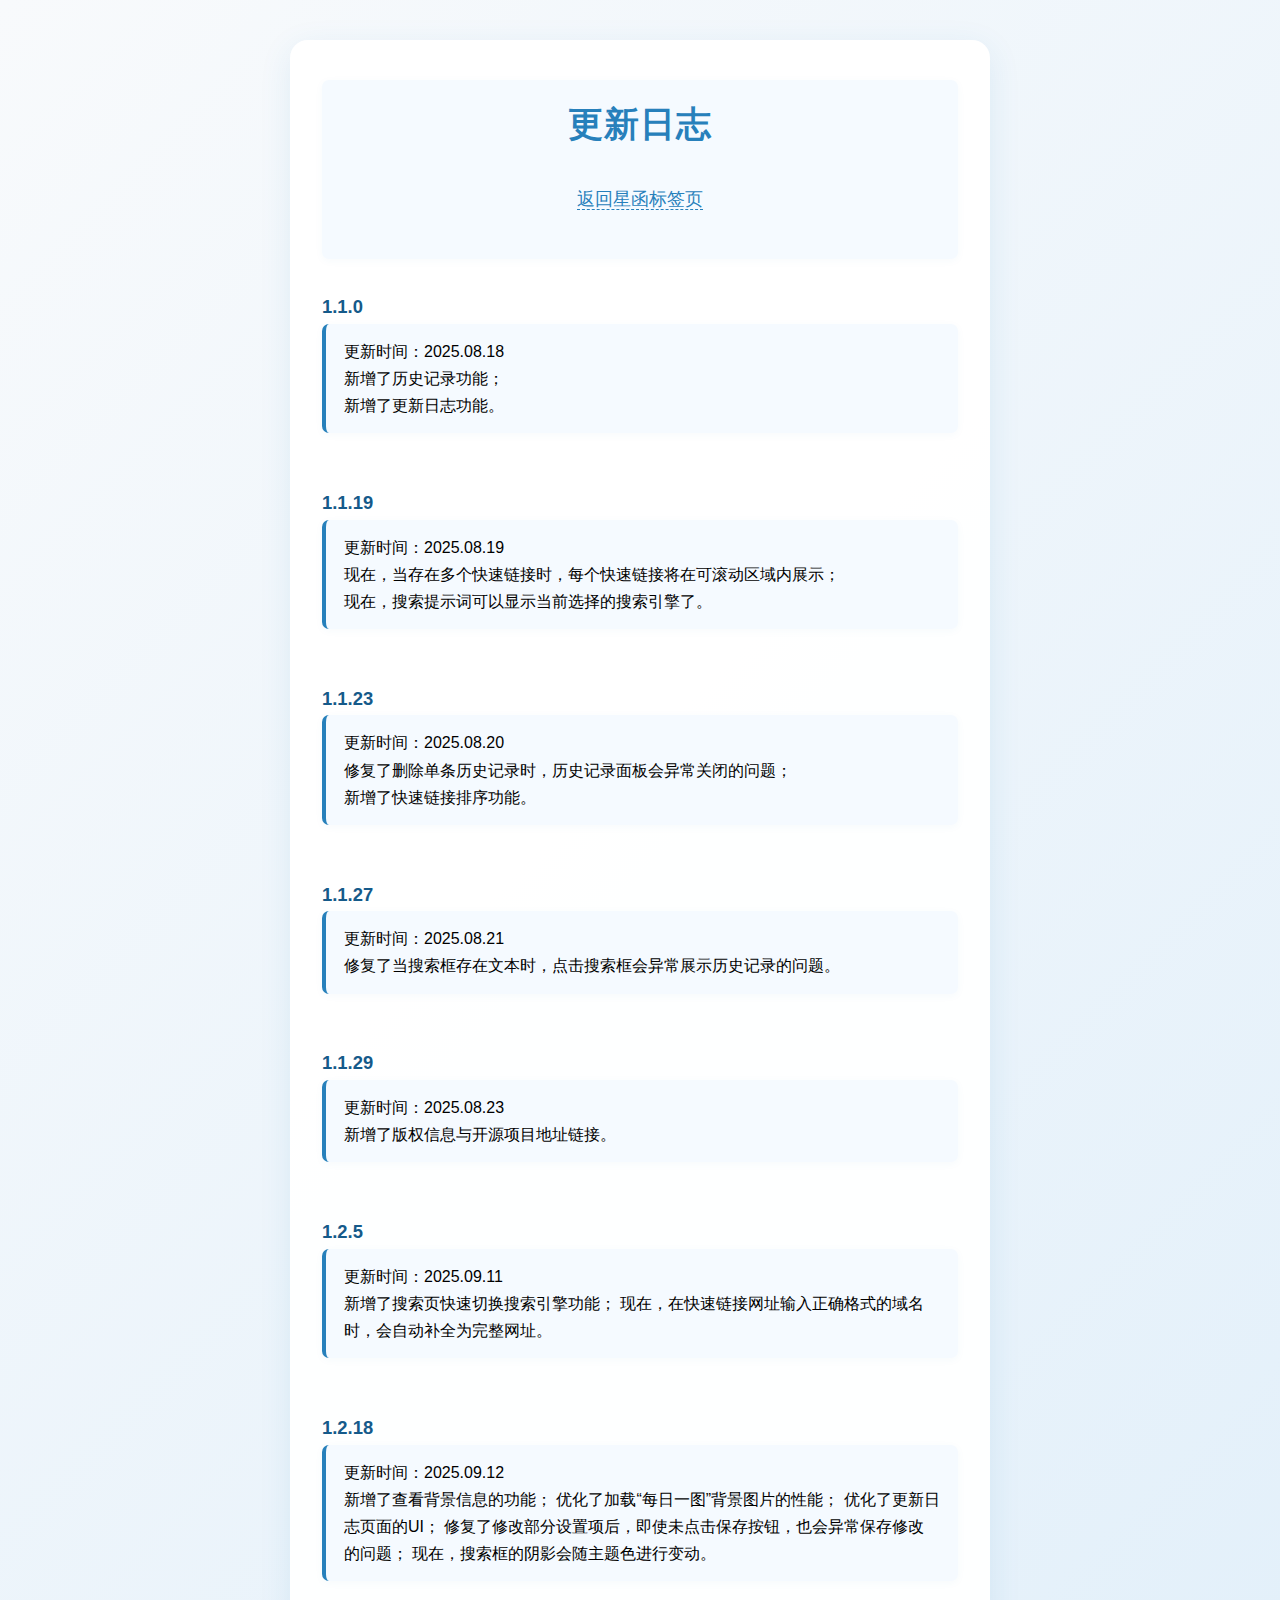
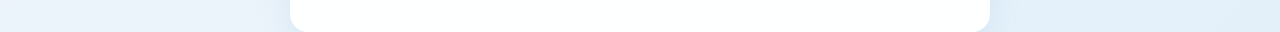
<file: log.html>
<head>
    <meta charset="UTF-8">
    <meta name="viewport" content="width=device-width, initial-scale=1.0">
    <link rel="icon" href="./favicon.ico" type="image/x-icon">
    <link rel="stylesheet" href="styles.css">
    <title>更新日志</title>
    <style>
        body {
            background: linear-gradient(135deg, #f8fafc 0%, #e3f0fa 100%);
            min-height: 100vh;
            transition: background 0.3s;
        }

        .log-main {
            max-width: 700px;
            margin: 40px auto 0 auto;
            background: rgba(255, 255, 255, 0.95);
            border-radius: 18px;
            box-shadow: 0 8px 32px rgba(39, 128, 187, 0.10);
            padding: 40px 32px 32px 32px;
        }

        .log-main h2 {
            color: #2780bb;
            font-size: 2.2rem;
            font-weight: bold;
            margin-bottom: 0.5em;
            letter-spacing: 1px;
            text-align: center;
        }

        .log-main h3 {
            color: #155a8a;
            font-size: 1.15rem;
            font-weight: 600;
            margin-top: 2em;
            margin-bottom: 0.3em;
            display: flex;
            align-items: center;
            gap: 10px;
        }

        .log-main a {
            color: #2780bb;
            text-decoration: none;
            font-size: 1.1rem;
            border-bottom: 1px dashed #2780bb;
            transition: color 0.2s;
        }

        .log-main a:hover {
            color: #155a8a;
        }

        .log-main div:not([class]) {
            background: #f5faff;
            border-left: 4px solid #2780bb;
            border-radius: 7px;
            padding: 14px 18px;
            margin-bottom: 1.2em;
            font-size: 1rem;
            line-height: 1.7;
            box-shadow: 0 2px 8px rgba(39, 128, 187, 0.04);
        }

        @media (max-width: 600px) {
            .log-main {
                padding: 18px 6px;
            }
        }

        /* 深色模式适配 */
        html.dark-mode body {
            background: linear-gradient(135deg, #23272e 0%, #1a1a1a 100%);
        }

        html.dark-mode .log-main {
            background: rgba(34, 39, 46, 0.98);
            box-shadow: 0 8px 32px rgba(39, 128, 187, 0.18);
        }

        html.dark-mode .log-main h2 {
            color: #6ec1ff;
        }

        html.dark-mode .log-main h3 {
            color: #6ec1ff;
        }

        html.dark-mode .log-main a {
            color: #6ec1ff;
            border-bottom: 1px dashed #6ec1ff;
        }

        html.dark-mode .log-main a:hover {
            color: #2780bb;
        }

        html.dark-mode .log-main div:not([class]) {
            background: #232c36;
            border-left: 4px solid #6ec1ff;
            color: #eaf6ff;
            box-shadow: 0 2px 8px rgba(39, 128, 187, 0.10);
        }
    </style>
</head>

<body>
    <div class="log-main">
        <div style="margin-bottom: 1em; border: none;">
            <h2>更新日志</h2>
            <div style="margin-bottom: 1em; border: none; box-shadow: none; text-align: center;">
                <a href="./index.html">
                    返回星函标签页
                </a>
            </div>
        </div>

        <h3>1.1.0</h3>
        <div>更新时间：2025.08.18<br>
            新增了历史记录功能；<br>
            新增了更新日志功能。
        </div>

        <h3><br>1.1.19</h3>
        <div>更新时间：2025.08.19<br>
            现在，当存在多个快速链接时，每个快速链接将在可滚动区域内展示；<br>
            现在，搜索提示词可以显示当前选择的搜索引擎了。
        </div>

        <h3><br>1.1.23</h3>
        <div>更新时间：2025.08.20<br>
            修复了删除单条历史记录时，历史记录面板会异常关闭的问题；<br>
            新增了快速链接排序功能。
        </div>

        <h3><br>1.1.27</h3>
        <div>更新时间：2025.08.21<br>
            修复了当搜索框存在文本时，点击搜索框会异常展示历史记录的问题。
        </div>

        <h3><br>1.1.29</h3>
        <div>更新时间：2025.08.23<br>
            新增了版权信息与开源项目地址链接。
        </div>

        <h3><br>1.2.5</h3>
        <div>更新时间：2025.09.11<br>
            新增了搜索页快速切换搜索引擎功能；
            现在，在快速链接网址输入正确格式的域名时，会自动补全为完整网址。
        </div>

        <h3><br>1.2.18</h3>
        <div>更新时间：2025.09.12<br>
            新增了查看背景信息的功能；
            优化了加载“每日一图”背景图片的性能；
            优化了更新日志页面的UI；
            修复了修改部分设置项后，即使未点击保存按钮，也会异常保存修改的问题；
            现在，搜索框的阴影会随主题色进行变动。
        </div>
    </div>
</body>
</file>
<file: styles.css>
:root {
    --theme-color: #2780BB;
    --light-bg: #ffffff;
    --light-text: #000000;
    --light-border: #e0e0e0;
    --light-btn: #f0f0f0;
    --light-btn-hover: #e0e0e0;
    --dark-bg: #1a1a1a;
    --dark-text: #ffffff;
    --dark-border: #333333;
    --dark-btn: #333333;
    --dark-btn-hover: #444444;
    --overlay-light: rgba(255, 255, 255, 0.5);
    --overlay-dark: rgba(0, 0, 0, 0.5);
    --shadow-light: rgba(0, 0, 0, 0.1);
    --shadow-dark: rgba(255, 255, 255, 0.1);
    --transition: all 0.3s ease;
}

* {
    margin: 0;
    padding: 0;
    box-sizing: border-box;
    font-family: 'Segoe UI', Tahoma, Geneva, Verdana, sans-serif;
}

body {
    min-height: 100vh;
    display: flex;
    flex-direction: column;
    transition: var(--transition);
}

#background-layer {
    position: fixed;
    top: 0;
    left: 0;
    width: 100%;
    height: 100%;
    z-index: -3;
    background-size: cover;
    background-position: center;
    background-repeat: no-repeat;
    transition: var(--transition);
}

#overlay {
    position: fixed;
    top: 0;
    left: 0;
    width: 100%;
    height: 100%;
    z-index: -2;
    transition: var(--transition);
}

.container {
    max-width: 1200px;
    width: 100%;
    margin: 0 auto;
    padding: 20px;
    display: flex;
    flex-direction: column;
    min-height: 10%;
    /* min-height: 100vh; */
}

.top-section {
    display: flex;
    justify-content: space-between;
    align-items: center;
    margin-bottom: 30px;
    padding: 10px 0;
    width: 100%;
}

.title-div {
    width: 50%;
}

.title-area {
    display: flex;
    align-items: center;
    height: 40px;
}

#custom-title {
    font-size: 1.6rem;
    font-weight: bold;
    color: var(--theme-color);
    transition: var(--transition);
    cursor: default;
    text-shadow: 1px 1px 1px #3d3d3d;
}

.settings-btn,
.bg-info-btn {
    border: none;
    color: var(--theme-color);
    font-size: 1.5rem;
    cursor: pointer;
    width: 40px;
    height: 40px;
    border-radius: 50%;
    display: flex;
    align-items: center;
    justify-content: center;
    transition: var(--transition);
    margin-left: 0;
    padding: 0;
    aspect-ratio: 1 / 1; /* 关键：保证宽高比为1，防止椭圆 */
}

.bg-info-btn {
    margin-right: 20px; /* 调整间距 */
}

.engine-switcher-container {
    position: relative;
    display: flex;
    align-items: center;
    margin-right: 20px; 
}

.engine-switcher-btn {
    display: flex;
    align-items: center;
    gap: 6px;
    color: var(--theme-color);
    border: none;
    border-radius: 20px;
    padding: 0 18px;
    font-size: 1rem;
    cursor: pointer;
    transition: var(--transition);
    height: 40px;
    min-width: 80px;
    font-weight: 700;
}

.engine-switcher-btn i.fas.fa-caret-down {
    font-size: 1.1em;
    color: #888;
}

.engine-switcher-dropdown {
    position: absolute;
    top: 110%;
    left: 0;
    min-width: 100px;
    border-radius: 10px;
    z-index: 999;
    padding: 6px 0;
    display: flex;
    flex-direction: column;
    transition: var(--transition);
}

.engine-switcher-dropdown.hidden {
    display: none;
}

.engine-option {
    padding: 8px 18px;
    cursor: pointer;
    font-size: 1rem;
    transition: background 0.2s;
}

.engine-switcher-btn i.fas.fa-caret-down,
.engine-switcher-btn i.fas.fa-caret-up {
    font-size: 1.1em;
    color: #888;
}

.search-container {
    display: flex;
    justify-content: center;
    align-items: flex-start;
    flex-grow: 1;
    padding: 150px 0 0 0; 
}

.search-form {
    width: 100%;
    max-width: 600px;
}

.search-box {
    position: relative;
    width: 100%;
}

.search-input-container {
    width: 100%;
    position: relative;
    z-index: 2;
    background-color: transparent;
    border-top-left-radius: 30px;
    border-top-right-radius: 30px;
    display: flex;
    align-items: center;
}

.search-input {
    width: 100%;
    padding: 15px 20px;
    padding-right: 100px; /* 预留按钮空间 */
    border-radius: 30px;
    border: none;
    font-size: 1rem;
    transition: var(--transition);
    outline: none;
    cursor: text;
    box-shadow: 0 -2px 1px var(--theme-color);
    z-index: 3;
}

.search-box {
    position: relative;
}

.search-history-list {
    position: absolute;
    top: 100%;
    left: 0;
    right: 0;
    border-bottom-left-radius: 20px;
    border-bottom-right-radius: 20px;
    border-top-left-radius: 0;
    border-top-right-radius: 0;
    z-index: 1;
    max-height: 180px;
    overflow-y: auto;
    display: none;
    border-top: none;
    box-shadow: 0 2px 1px var(--theme-color);
}

.search-history-list.active {
    display: block;
}
.search-history-list div {
    padding: 8px 12px;
    cursor: pointer;
}

.search-btn {
    position: absolute;
    right: 10px;
    top: 50%;
    transform: translateY(-50%);
    background-color: var(--theme-color);
    color: white;
    border: none;
    border-radius: 25px;
    padding: 10px 20px;
    cursor: pointer;
    display: flex;
    align-items: center;
    gap: 5px;
    transition: var(--transition);
    height: 40px;
    font-size: 1rem;
    margin-left: 0;
    z-index: 4;
}

.search-btn:hover {
    opacity: 0.9;
}

.search-btn-text {
    display: inline;
}

@media (max-width: 480px) {
    .search-btn-text {
        display: none;
    }

    .search-input {
        padding-right: 60px;
    }

    .search-btn {
        padding: 10px 15px;
        height: 36px;
    }
}

.quick-links-container {
    display: flex;
    justify-content: center;
    flex-wrap: wrap;
    gap: 15px;
    margin-top: 30px;
    padding: 20px;
    border-radius: 10px;
    transition: var(--transition);
}

.quick-link {
    display: flex;
    flex-direction: column;
    align-items: center;
    justify-content: center;
    width: 80px;
    height: 80px;
    text-decoration: none;
    transition: var(--transition);
    border-radius: 8px;
    padding: 10px;
}

.quick-link-icon-container {
    font-size: 1.5rem;
    margin-bottom: 5px;
    width: 32px;
    height: 32px;
    display: flex;
    align-items: center;
    justify-content: center;
}

.quick-link-favicon {
    width: 100%;
    height: 100%;
    object-fit: contain;
    border-radius: 12%;
}

.quick-link-default-icon {
    color: var(--theme-color);
}

.quick-link-text {
    font-size: 0.8rem;
    text-align: center;
    white-space: nowrap;
    overflow: hidden;
    text-overflow: ellipsis;
    max-width: 100%;
    transition: var(--transition);
}

.quick-link:hover {
    transform: translateY(-5px);
}

/* 设置面板样式 */
.settings-overlay {
    position: fixed;
    top: 0;
    left: 0;
    width: 100%;
    height: 100%;
    background-color: rgba(0, 0, 0, 0.5);
    z-index: 100;
    transition: var(--transition);
}

.settings-overlay.active {
    display: block;
    opacity: 1;
}

.settings-panel {
    position: fixed;
    top: 0;
    right: 0;
    width: 100%;
    max-width: 500px;
    height: 100%;
    background-color: var(--settings-bg);
    color: var(--settings-text);
    box-shadow: -2px 0 10px rgba(0, 0, 0, 0.1);
    z-index: 101;
    transform: translateX(100%);
    transition: transform 0.3s ease;
    display: flex;
    flex-direction: column;
}

.settings-panel.active {
    transform: translateX(0);
}

.settings-header {
    padding: 20px;
    border-bottom: 1px solid var(--light-border);
    display: flex;
    justify-content: space-between;
    align-items: center;
}

.close-settings {
    background: none;
    border: none;
    color: var(--settings-text);
    font-size: 1.5rem;
    cursor: pointer;
    width: 36px;
    height: 36px;
    border-radius: 50%;
    display: flex;
    justify-content: center;
    align-items: center;
    transition: var(--transition);
}

.close-settings:hover {
    background-color: var(--hover-color);
}

.settings-content {
    padding: 20px;
    overflow-y: auto;
    flex-grow: 1;
}

.settings-section {
    margin-bottom: 25px;
}

.settings-section h3 {
    margin-bottom: 15px;
    font-size: 1.1rem;
}

.setting-item {
    display: flex;
    flex-direction: column;
    align-items: flex-start;
    margin-bottom: 15px;
    padding: 5px 0;
}

.setting-label {
    font-size: 0.95rem;
    display: flex;
    align-items: center;
    margin-bottom: 8px;
}

.block-label {
    display: block;
    margin-bottom: 10px;
}

.text-input {
    padding: 8px 12px;
    border-radius: 5px;
    border: 1px solid;
    width: 200px;
    transition: var(--transition);
}

.color-picker {
    width: 40px;
    height: 40px;
    border: none;
    cursor: pointer;
    padding: 0;
    background: none;
}

.theme-color-controls {
    display: flex;
    align-items: center;
    gap: 10px;
}

.theme-color-preview {
    width: 40px;
    height: 40px;
    border-radius: 5px;
    border: 1px solid;
}

.radio-group {
    display: flex;
    flex-wrap: wrap;
    gap: 10px;
}

.radio-item {
    display: flex;
    align-items: center;
    cursor: pointer;
    padding: 5px 10px;
    border-radius: 20px;
    transition: var(--transition);
}

.radio-item input {
    margin-right: 5px;
    accent-color: var(--theme-color);
}

.radio-item input:checked+span {
    color: var(--theme-color);
    font-weight: 500;
}

/* 开关样式 - iOS风格 */
.switch {
    position: relative;
    display: inline-block;
    width: 50px;
    height: 26px;
}

.switch input {
    opacity: 0;
    width: 0;
    height: 0;
}

.slider {
    position: absolute;
    cursor: pointer;
    top: 0;
    left: 0;
    right: 0;
    bottom: 0;
    border-radius: 34px;
    transition: .3s;
}

.slider:before {
    position: absolute;
    content: "";
    height: 18px;
    width: 18px;
    left: 4px;
    bottom: 4px;
    border-radius: 50%;
    transition: .3s;
}

input:checked+.slider:before {
    transform: translateX(24px);
}

input:checked+.slider {
    background-color: var(--theme-color);
}

/* 图片上传样式 */
.image-upload-container {
    display: flex;
    align-items: center;
    gap: 10px;
    margin-bottom: 15px;
    width: 100%;
}

.image-upload-btn {
    padding: 8px 15px;
    border-radius: 5px;
    cursor: pointer;
    transition: var(--transition);
    display: inline-flex;
    align-items: center;
    gap: 5px;
}

.image-upload {
    display: none;
}

.image-preview-container {
    margin-top: 10px;
    width: 100%;
}

.preview-label {
    margin-top: -16px;
    margin-bottom: 8px;
    display: block;
    font-size: 0.9rem;
}

.image-preview {
    max-width: 100%;
    max-height: 200px;
    border-radius: 5px;
    border: 1px solid;
}

/* 快速链接编辑器 */
.quick-links-editor {
    margin-top: 15px;
    padding: 15px;
    border-radius: 8px;
    transition: var(--transition);
}

.links-list {
    display: flex;
    flex-direction: column;
    gap: 10px;
    margin-bottom: 15px;
    max-height: 220px;
    overflow-y: auto;
}

.link-item {
    display: flex;
    flex-direction: column;
    gap: 10px;
    padding: 10px;
    border-radius: 5px;
    transition: var(--transition);
}

.link-item-fields {
    display: flex;
    gap: 10px;
}

.link-item input {
    flex: 1;
    padding: 8px 12px;
    border-radius: 5px;
    border: 1px solid;
    transition: var(--transition);
}

.link-item-actions {
    display: flex;
    justify-content: flex-end;
}

.delete-link-btn {
    padding: 5px 10px;
    border-radius: 5px;
    border: none;
    cursor: pointer;
    transition: var(--transition);
    display: flex;
    align-items: center;
    gap: 5px;
    background-color: #ff4d4d;
    color: white;
}

.delete-link-btn:hover {
    background-color: #ff3333;
}

.add-link-btn {
    padding: 10px 15px;
    border-radius: 5px;
    border: none;
    background-color: var(--theme-color);
    color: white;
    cursor: pointer;
    display: flex;
    align-items: center;
    gap: 5px;
    transition: var(--transition);
    margin-left: auto
}

.add-link-btn:hover {
    opacity: 0.9;
}


/* 导入导出样式 */
.import-export-controls {
    display: flex;
    align-items: center;
    gap: 10px;
}

.reset-btn {
    padding: 8px 15px;
    border-radius: 5px;
    cursor: pointer;
    transition: var(--transition);
    display: inline-flex;
    align-items: center;
    gap: 5px;
    border: none;
    background-color: #ff4d4d;
    color: white;
}

.reset-btn:hover {
    background-color: #ff3333;
}

.import-btn,
.export-btn,
.clear-history-btn,
.sort-btn-up,
.sort-btn-down {
    padding: 8px 15px;
    border-radius: 5px;
    cursor: pointer;
    transition: var(--transition);
    display: inline-flex;
    align-items: center;
    gap: 5px;
    border: none;
}

.sort-btn-up,
.sort-btn-down {
    margin-right: 7px;
}

.import-input {
    display: none;
}

.import-filename {
    font-size: 0.85rem;
    flex-grow: 1;
    white-space: nowrap;
    overflow: hidden;
    text-overflow: ellipsis;
}

/* 透明度控制 */
.opacity-control {
    display: flex;
    align-items: center;
    gap: 10px;
    width: 200px;
}

.opacity-slider {
    flex-grow: 1;
    accent-color: var(--theme-color);
    cursor: pointer;
}

.opacity-value {
    width: 40px;
    text-align: center;
}

.opacity-labels {
    display: flex;
    justify-content: space-between;
    width: 200px;
    margin-top: 5px;
    font-size: 0.85rem;
}

/* 设置页脚 */
.settings-footer {
    padding: 20px;
    display: flex;
    justify-content: space-between; /* 两端对齐 */
    align-items: center;
    gap: 10px;
}

.apply-settings-btn,
.reset-btn {
    padding: 10px 20px;
    border-radius: 5px;
    border: none;
    font-size: 1rem;
    cursor: pointer;
    transition: var(--transition);
    height: 44px;
    display: flex;
    align-items: center;
    gap: 8px;
}

.apply-settings-btn {
    background-color: var(--theme-color);
    color: white;
}

.apply-settings-btn:hover {
    opacity: 0.9;
}

.reset-btn {
    background-color: #ff4d4d;
    color: white;
}

.reset-btn:hover {
    background-color: #ff3333;
}

.about-link-btn {
    display: inline-flex;
    align-items: center;
    text-decoration: none;
    border: none;
    outline: none;
}

/* 提示框样式 */
.toast {
    position: fixed;
    bottom: 20px;
    left: 50%;
    transform: translateX(-50%);
    padding: 10px 20px;
    border-radius: 5px;
    color: white;
    background-color: rgba(0, 0, 0, 0.7);
    z-index: 1002;
    transition: var(--transition);
}

/* 分割线 */
.section-divider {
    border: none;
    height: 1px;
    margin: 20px 0;
    transition: var(--transition);
}

/* 工具类 */
.hidden {
    display: none !important;
}

.visible {
    display: block !important;
}

/* 浅色模式 */
.light-mode {
    background-color: transparent;
    color: var(--light-text);
}

.light-mode .engine-switcher-btn,
.light-mode .settings-btn,
.light-mode .bg-info-btn {
    background: var(--light-btn);
    color: var(--theme-color);
    box-shadow: 0 2px 8px var(--shadow-light);
}

.light-mode .engine-switcher-btn:hover,
.light-mode .settings-btn:hover,
.light-mode .bg-info-btn:hover {
    background: var(--light-btn-hover);
}

.light-mode .engine-switcher-dropdown {
    background: var(--light-bg);
    box-shadow: 0 4px 16px var(--shadow-light);
}

.light-mode .engine-option {
    color: var(--light-text);
}

.light-mode .engine-option:hover {
    background: var(--light-btn-hover);
}

.light-mode .settings-panel {
    background-color: var(--light-bg);
    color: var(--light-text);
}

.light-mode .settings-header {
    border-bottom-color: var(--light-border);
}

.light-mode .close-settings {
    color: var(--light-text);
}

.light-mode .close-settings:hover {
    color: var(--theme-color);
}

.light-mode .settings-footer {
    border-top: 1px solid var(--light-border);
}

.light-mode .text-input,
.light-mode .theme-color-preview,
.light-mode .image-preview {
    border-color: var(--light-border);
    background-color: var(--light-bg);
    color: var(--light-text);
}

.light-mode .radio-item {
    background-color: var(--light-btn);
}

.light-mode .radio-item:hover {
    background-color: var(--light-btn-hover);
}

.light-mode .slider {
    background-color: #ccc;
}

.light-mode .slider:before {
    background-color: white;
}

.light-mode .image-upload-btn,
/* .light-mode .delete-link-btn, */
.light-mode .import-btn,
.light-mode .export-btn,
.light-mode .clear-history-btn,
.light-mode .sort-btn-up,
.light-mode .sort-btn-down {
    background-color: var(--light-btn);
    color: var(--light-text);
}

.light-mode .image-upload-btn:hover,
/* .light-mode .delete-link-btn:hover, */
.light-mode .import-btn:hover,
.light-mode .export-btn:hover,
.light-mode .clear-history-btn:hover,
.light-mode .sort-btn-up:hover,
.light-mode .sort-btn-down:hover {
    background-color: var(--light-btn-hover);
}

.light-mode .quick-links-editor {
    background-color: rgba(240, 240, 240, 0.8);
}

.light-mode .link-item {
    background-color: rgba(230, 230, 230, 0.8);
}

.light-mode .link-item input {
    background-color: var(--light-bg);
    border-color: var(--light-border);
    color: var(--light-text);
}

.light-mode .quick-link {
    background-color: rgba(255, 255, 255, 0.8);
    color: var(--light-text);
    box-shadow: 0 4px 24px var(--shadow-light);
}

.light-mode .quick-link-icon {
    color: var(--theme-color);
}

.light-mode .search-input {
    background-color: var(--light-bg);
    color: var(--light-text);
}

.light-mode .section-divider {
    background-color: var(--light-border);
}

.light-mode .search-history-list {
    background: var(--light-bg);
    border-color: var(--light-border);
}

.light-mode .search-history-list div:hover {
    background: #f0f0f0;
}

.light-mode .settings-footer {
    border-top: 1px solid var(--light-border);
}

.light-mode .about-link-btn {
    color: var(--light-text);
}

/* 深色模式 */
.dark-mode {
    background-color: transparent;
    color: var(--dark-text);
}

.dark-mode .engine-switcher-btn,
.dark-mode .settings-btn,
.dark-mode .bg-info-btn {
    background: var(--dark-btn);
    color: var(--theme-color);
    box-shadow: 0 2px 8px var(--shadow-dark);
}

.dark-mode .engine-switcher-btn:hover,
.dark-mode .settings-btn:hover,
.dark-mode .bg-info-btn:hover {
    background: var(--dark-btn-hover);
}

.dark-mode .engine-switcher-dropdown {
    background: var(--dark-bg);
    box-shadow: 0 4px 16px var(--shadow-dark);
}

.dark-mode .engine-option {
    color: var(--dark-text);
}

.dark-mode .engine-option:hover {
    background: var(--dark-btn-hover);
}

.dark-mode .settings-panel {
    background-color: var(--dark-bg);
    color: var(--dark-text);
}

.dark-mode .settings-header {
    border-bottom-color: var(--dark-border);
}

.dark-mode .close-settings {
    color: var(--dark-text);
}

.dark-mode .close-settings:hover {
    color: var(--theme-color);
}

.dark-mode .settings-footer {
    border-top: 1px solid var(--dark-border);
}

.dark-mode .text-input,
.dark-mode .theme-color-preview,
.dark-mode .image-preview {
    border-color: var(--dark-border);
    background-color: var(--dark-bg);
    color: var(--dark-text);
}

.dark-mode .radio-item {
    background-color: var(--dark-btn);
}

.dark-mode .radio-item:hover {
    background-color: var(--dark-btn-hover);
}

.dark-mode .slider {
    background-color: #555;
}

.dark-mode .slider:before {
    background-color: white;
}

.dark-mode .image-upload-btn,
/* .dark-mode .delete-link-btn, */
.dark-mode .import-btn,
.dark-mode .export-btn,
.dark-mode .clear-history-btn,
.dark-mode .sort-btn-up,
.dark-mode .sort-btn-down {
    background-color: var(--dark-btn);
    color: var(--dark-text);
}

.dark-mode .image-upload-btn:hover,
/* .dark-mode .delete-link-btn:hover, */
.dark-mode .import-btn:hover,
.dark-mode .export-btn:hover,
.dark-mode .clear-history-btn:hover,
.dark-mode .sort-btn-up:hover,
.dark-mode .sort-btn-down:hover {
    background-color: var(--dark-btn-hover);
}

.dark-mode .quick-links-editor {
    background-color: rgba(30, 30, 30, 0.8);
}

.dark-mode .link-item {
    background-color: rgba(40, 40, 40, 0.8);
}

.dark-mode .link-item input {
    background-color: var(--dark-bg);
    border-color: var(--dark-border);
    color: var(--dark-text);
}

.dark-mode .quick-link {
    background-color: rgba(30, 30, 30, 0.8);
    color: var(--dark-text);
    box-shadow: 0 4px 24px var(--shadow-dark);

}

.dark-mode .quick-link-icon {
    color: var(--theme-color);
}

.dark-mode .search-input {
    background-color: var(--dark-bg);
    color: var(--dark-text);
}

.dark-mode .section-divider {
    background-color: var(--dark-border);
}

.dark-mode .search-history-list {
    background: var(--dark-bg);
    border-color: var(--dark-border);
}

.dark-mode .search-history-list div:hover {
    background: #222;
}

.dark-mode .settings-footer {
    border-top: 1px solid var(--dark-border);
}

.dark-mode .about-link-btn {
    color: var(--dark-text);
}

/* 滚动条样式 */
::-webkit-scrollbar {
    width: 8px;
    height: 8px;
}

::-webkit-scrollbar-track {
    border-radius: 4px;
}

::-webkit-scrollbar-thumb {
    border-radius: 4px;
    background-color: rgba(150, 150, 150, 0.5);
}

.dark-mode ::-webkit-scrollbar-track {
    background-color: rgba(30, 30, 30, 0.5);
}

.dark-mode ::-webkit-scrollbar-thumb {
    background-color: rgba(100, 100, 100, 0.5);
}

/* 自定义模态框样式 */
.custom-modal {
    position: fixed;
    z-index: 2000;
    left: 0; top: 0; right: 0; bottom: 0;
    display: flex;
    align-items: center;
    justify-content: center;
}

.custom-modal.hidden {
    display: none !important;
}

.custom-modal-mask {
    position: absolute;
    left: 0; top: 0; right: 0; bottom: 0;
    background: rgba(0,0,0,0.35);
    z-index: 1;
}

.custom-modal-dialog {
    position: relative;
    z-index: 2;
    border-radius: 12px;
    min-width: 300px;
    max-width: 90vw;
    padding: 0;
    animation: modalPop 0.2s;
}

@keyframes modalPop {
    from { transform: scale(0.95); opacity: 0; }
    to   { transform: scale(1); opacity: 1; }
}

.custom-modal-content {
    padding: 28px 24px 18px 24px;
    display: flex;
    flex-direction: column;
    align-items: center;
}

.custom-modal-message {
    font-size: 1.08rem;
    color: var(--light-text);
    margin-bottom: 18px;
    text-align: center;
    word-break: break-all;
}

.custom-modal-actions {
    display: flex;
    gap: 18px;
    justify-content: center;
    width: 100%;
}

.custom-modal-btn {
    min-width: 80px;
    padding: 8px 0;
    border-radius: 6px;
    border: none;
    font-size: 1rem;
    cursor: pointer;
    transition: background 0.2s;
}

.custom-modal-btn.ok {
    background: var(--theme-color);
    color: white;
}

.custom-modal-btn.ok:hover,
.custom-modal-btn.cancel:hover {
    opacity: 0.9;
}

.light-mode .custom-modal-dialog {
    background: var(--light-bg);
    box-shadow: 0 8px 32px var(--shadow-light);
}

.light-mode .custom-modal-message {
    color: var(--light-text);
}

.light-mode .custom-modal-btn.cancel {
    background: var(--light-btn);
    color: var(--light-text);
}

.dark-mode .custom-modal-dialog {
    background: var(--dark-bg);
    box-shadow: 0 8px 32px var(--shadow-dark);
}

.dark-mode .custom-modal-message {
    color: var(--dark-text);
}

.dark-mode .custom-modal-btn.cancel {
    background: var(--dark-btn);
    color: var(--dark-text);
}
</file>
